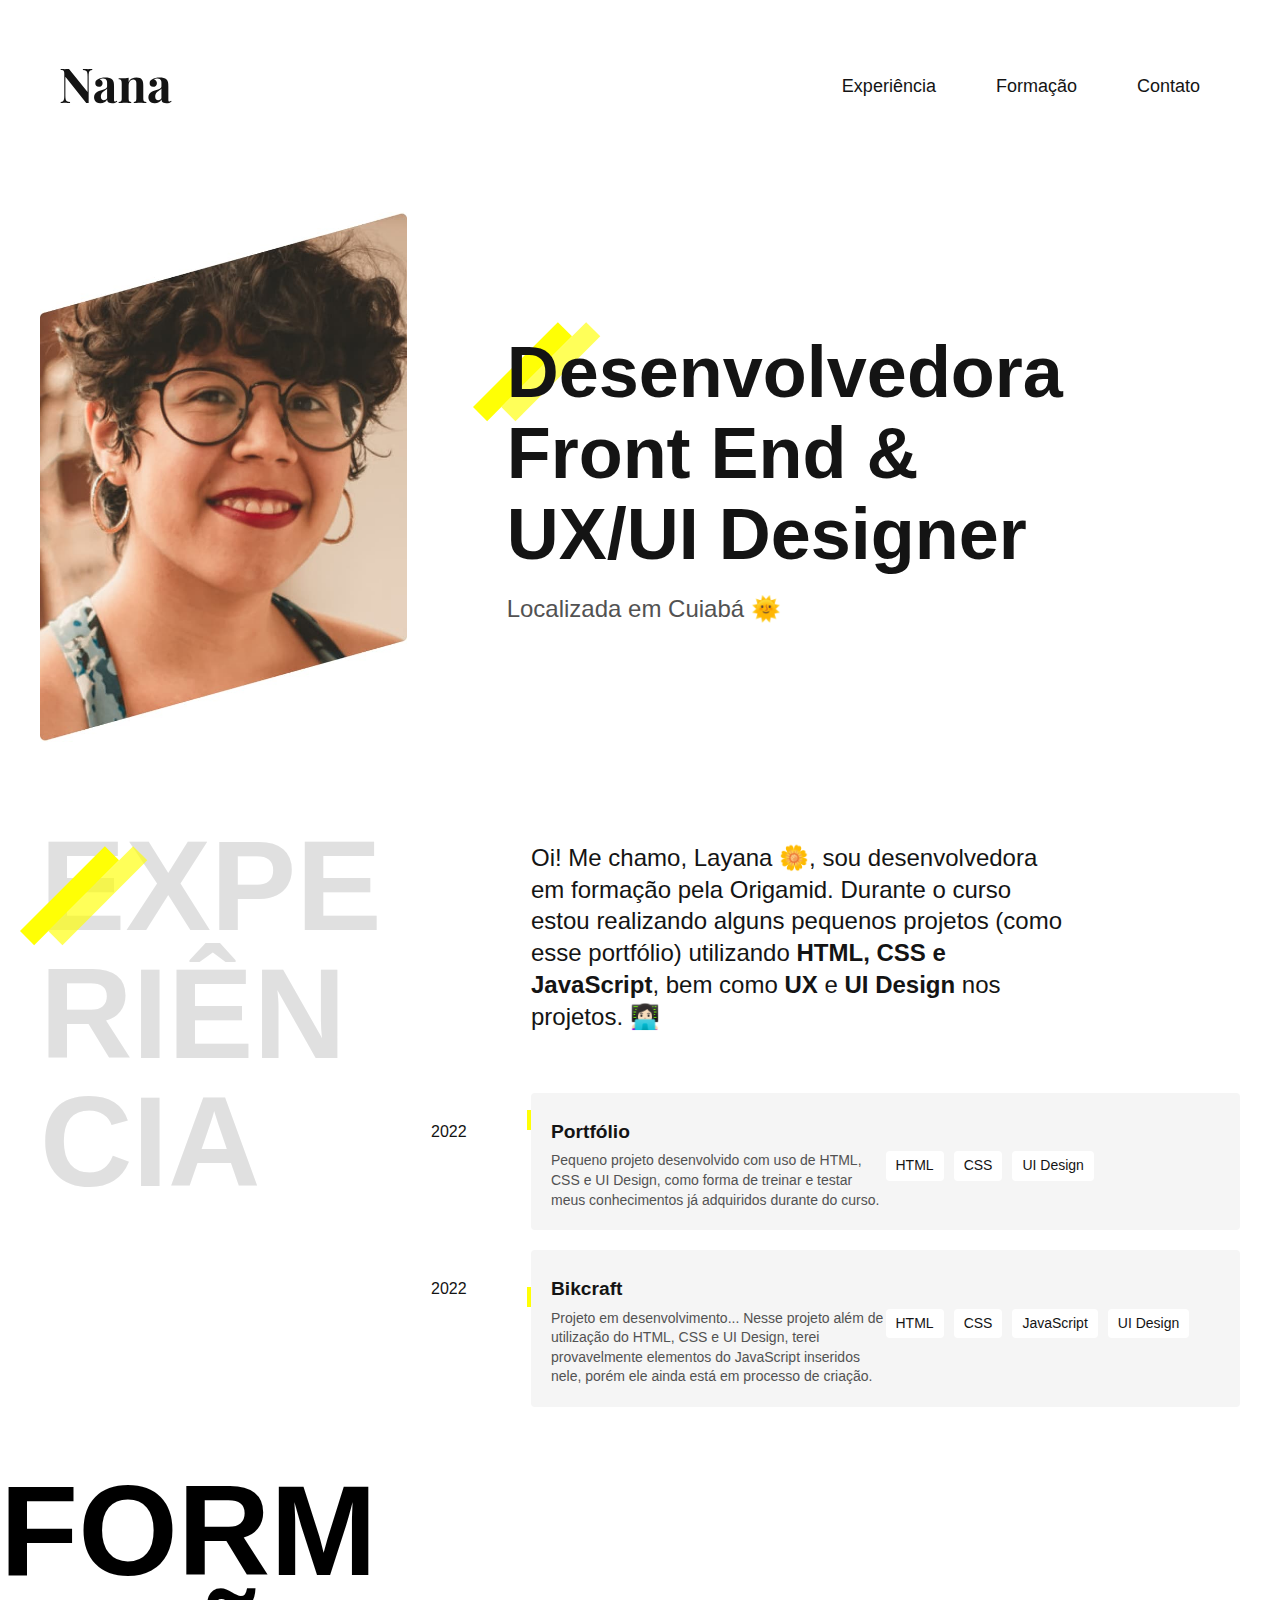
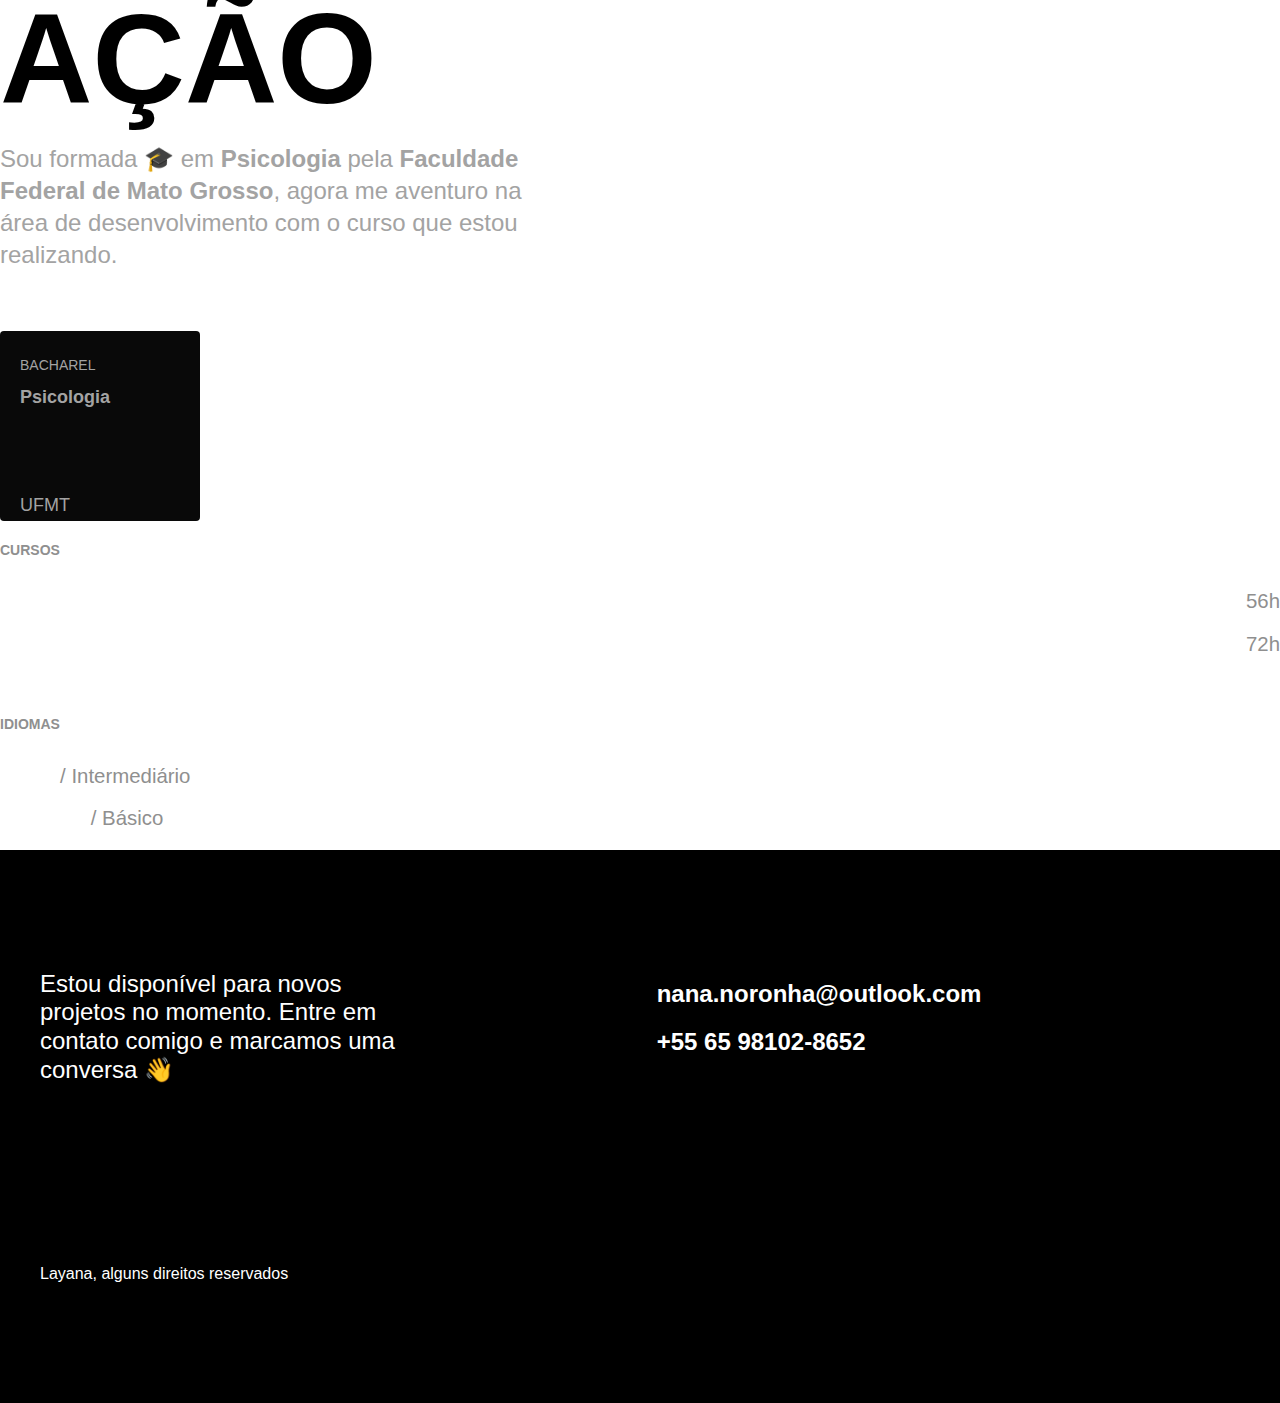
<file: index.html>
<!DOCTYPE html>
<html lang="pt-br">

<head>
  <meta charset="UTF-8">
  <meta http-equiv="X-UA-Compatible" content="IE=edge">
  <meta name="viewport" content="width=device-width, initial-scale=1.0">
  <title>Nana - Desenvolvedora e Designer</title>
  <link rel="stylesheet" href="style.css">
</head>

<body>
  <header class="header">
    <img src="./img/Layana.svg" alt="Nana">
    <nav>
      <ul class="menu">
        <li><a href="#experiencia">Experiência</a></li>
        <li><a href="#formacao">Formação</a></li>
        <li><a href="#contato">Contato</a></li>
      </ul>
    </nav>
  </header>

  <main class="intro">
    <img class="perfil" src="./img/perfil.jpg" alt="Layana">
    <div>
      <h1>Desenvolvedora <br>Front End & <br>UX/UI Designer</h1>
      <p>Localizada em Cuiabá 🌞</p>
    </div>
  </main>

  <section class="exp" id="experiencia" aria-label="Experiencia">
    <h2 class="sub">Experiência</h2>
    <div>
      <p class="resumo">Oi! Me chamo, Layana 🌼, sou desenvolvedora em formação pela Origamid. Durante o curso estou realizando alguns pequenos projetos (como esse portfólio) utilizando <b>HTML, CSS e JavaScript</b>, bem como <b>UX</b> e <b>UI Design</b> nos projetos. 👩🏻‍💻</p>

      <div class="exp-mais">
        <span class="exp-ano">2022</span>
        <h3 class="exp-titulo">Portfólio</h3>
        <span></span>
        <p class="exp-texto">Pequeno projeto desenvolvido com uso de HTML, CSS e UI Design, como forma de treinar e testar meus conhecimentos já adquiridos durante do curso.</p>
        <ul class="exp-hab">
          <li>HTML</li>
          <li>CSS</li>
          <li>UI Design</li>
        </ul>
      </div>

      <div class="exp-mais">
        <span class="exp-ano">2022</span>
        <h3 class="exp-titulo">Bikcraft</h3>
        <span></span>
        <p class="exp-texto">Projeto em desenvolvimento... Nesse projeto além de utilização do HTML, CSS e UI Design, terei provavelmente elementos do JavaScript inseridos nele, porém ele ainda está em processo de criação.</p>
        <ul class="exp-hab">
          <li>HTML</li>
          <li>CSS</li>
          <li>JavaScript</li>
          <li>UI Design</li>
        </ul>

      </div>
    </div>
  </section>

  <section class="formacao" id="formacao" aria-label="Formação">
    <h2 class="sub">Formação</h2>
    <div>
      <p class="resumo">Sou formada 🎓 em <strong>Psicologia</strong> pela <strong>Faculdade Federal de Mato Grosso</strong>, agora me aventuro na área de desenvolvimento com o curso que estou realizando.</p>
      <div class="formacao-back">
        <h3 class="formacao-titulo">BACHAREL</h3>
        <p class="formacao-texto"><strong>Psicologia</strong></p>
        <span class="faculdade">UFMT</span>
      </div>

      <div class="form-extra">
        <div class="cursos">
          <h3>Cursos</h3>
          <ul class="form-cursos">
            <li>Front End para Iniciantes <span>56h</span></li>
            <li>UI Design & UX Design <span>72h</span></li>
          </ul>
        </div>

        <div class="idiomas">
          <h3>Idiomas</h3>
          <ul class="form-idiomas">
            <li>Inglês<span> / Intermediário</span></li>
            <li>Espanhol<span> / Básico</span></li>
          </ul>
        </div>
      </div>
    </div>
  </section>

<footer class="rodape" id="contato" aria-label="Contatos" >
  <div class="contatos">
    <p class="contatos-texto">Estou disponível para novos projetos no momento. Entre em contato comigo e marcamos uma conversa 👋</p>
    <ul class="cont-items">
      <li><strong>nana.noronha@outlook.com</li>
      <li>+55 65 98102-8652</strong></li>
    </ul>
    <p class="diretos">Layana, alguns direitos reservados</p>
  </div>
</footer>



</body>

</html>
</file>
<file: style.css>
@import "./global.css";
@import "./header.css";
@import "./intro.css";
@import "./exp.css";
@import "./formacao.css";
@import "./contatos.css";
</file>
